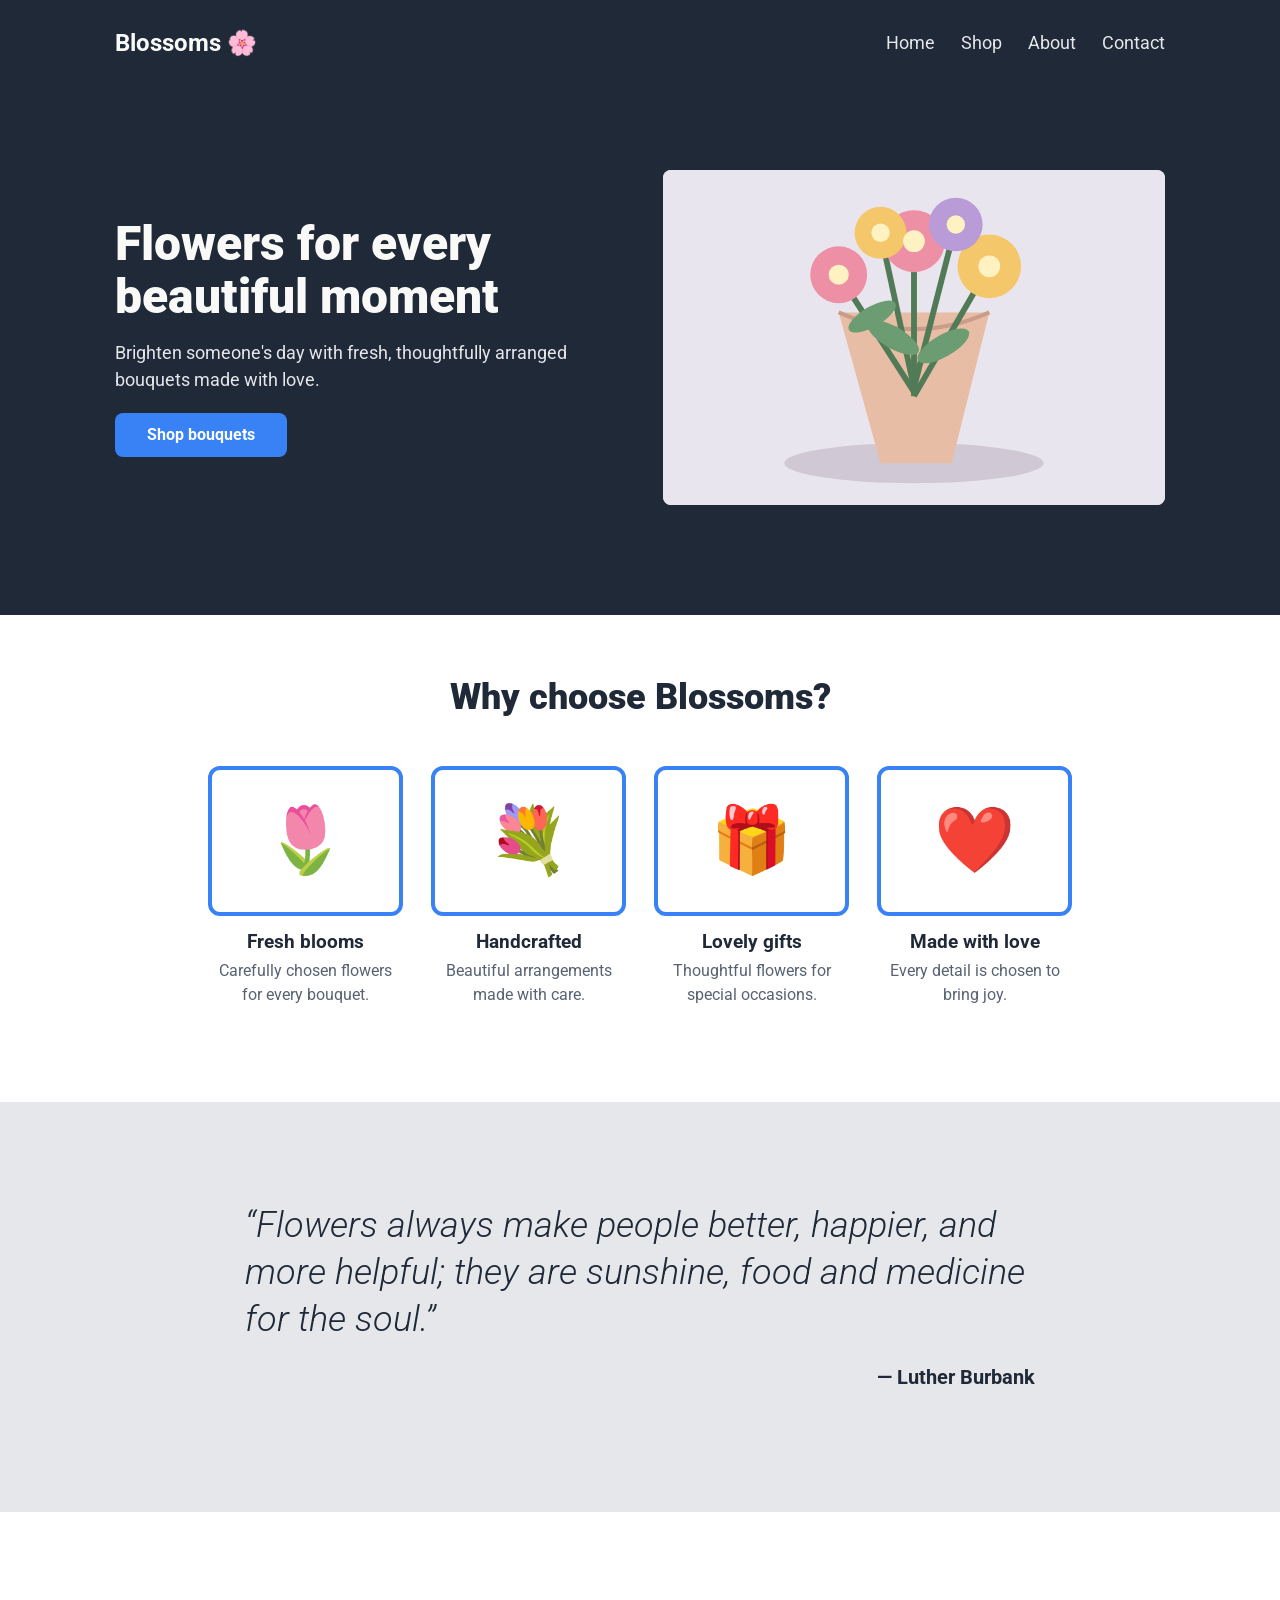
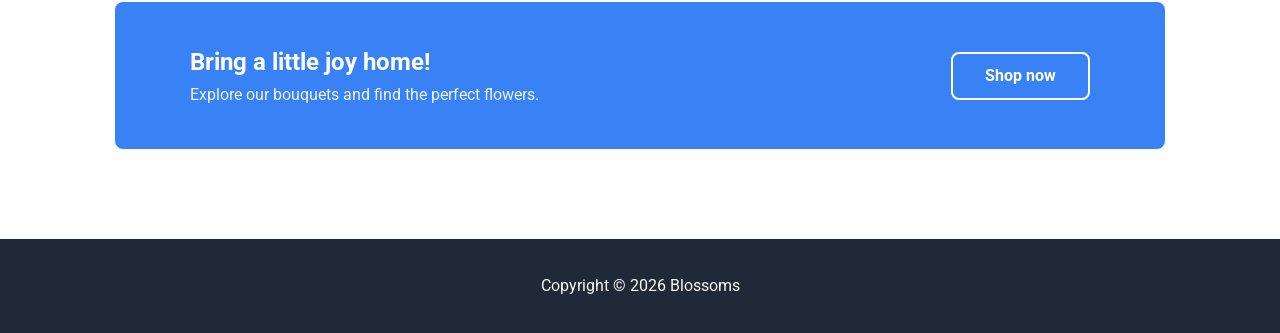
<file: index.html>
<!DOCTYPE html>
<html lang="en">

<head>
  <meta charset="UTF-8">
  <meta name="viewport" content="width=device-width, initial-scale=1.0">
  <meta name="description" content="Fresh flowers and thoughtful bouquets from Blossoms.">
  <title>Blossoms | Home</title>
  <link rel="stylesheet" href="style.css">
</head>

<body>
  <div class="dark-top">
    <header class="site-header container">
      <a class="logo" href="index.html">Blossoms 🌸</a>
      <input class="menu-toggle" type="checkbox" id="menu-toggle" aria-label="Toggle navigation">
      <label class="menu-icon" for="menu-toggle"><span></span><span></span><span></span></label>
      <nav class="site-nav" aria-label="Main navigation">
        <a href="index.html" aria-current="page">Home</a>
        <a href="shop.html">Shop</a>
        <a href="about.html">About</a>
        <a href="contact.html">Contact</a>
      </nav>
    </header>
    <section class="hero container">
      <div class="hero-copy">
        <h1>Flowers for every beautiful moment</h1>
        <p>Brighten someone's day with fresh, thoughtfully arranged bouquets made with love.</p>
        <a class="button" href="shop.html">Shop bouquets</a>
      </div>
      <img class="hero-image" src="images/hero-flowers.svg" alt="Illustration of a colorful flower bouquet" width="600"
        height="400">
    </section>
  </div>
  <main>
    <section class="features container" aria-labelledby="features-title">
      <h2 id="features-title">Why choose Blossoms?</h2>
      <div class="feature-list">
        <article class="feature">
          <div class="feature-icon">🌷</div>
          <h3>Fresh blooms</h3>
          <p>Carefully chosen flowers for every bouquet.</p>
        </article>
        <article class="feature">
          <div class="feature-icon">💐</div>
          <h3>Handcrafted</h3>
          <p>Beautiful arrangements made with care.</p>
        </article>
        <article class="feature">
          <div class="feature-icon">🎁</div>
          <h3>Lovely gifts</h3>
          <p>Thoughtful flowers for special occasions.</p>
        </article>
        <article class="feature">
          <div class="feature-icon">❤️</div>
          <h3>Made with love</h3>
          <p>Every detail is chosen to bring joy.</p>
        </article>
      </div>
    </section>
    <section class="testimonial">
      <div class="quote-inner container">
        <blockquote>“Flowers always make people better, happier, and more helpful; they are sunshine, food and medicine
          for the soul.”</blockquote>
        <p class="quote-credit">— Luther Burbank</p>
      </div>
    </section>
    <section class="cta-wrap container">
      <div class="cta">
        <div>
          <h2>Bring a little joy home!</h2>
          <p>Explore our bouquets and find the perfect flowers.</p>
        </div><a class="button button-outline" href="shop.html">Shop now</a>
      </div>
    </section>
  </main>
  <footer class="site-footer">
    <p>Copyright © 2026 Blossoms</p>
  </footer>
</body>

</html>
</file>
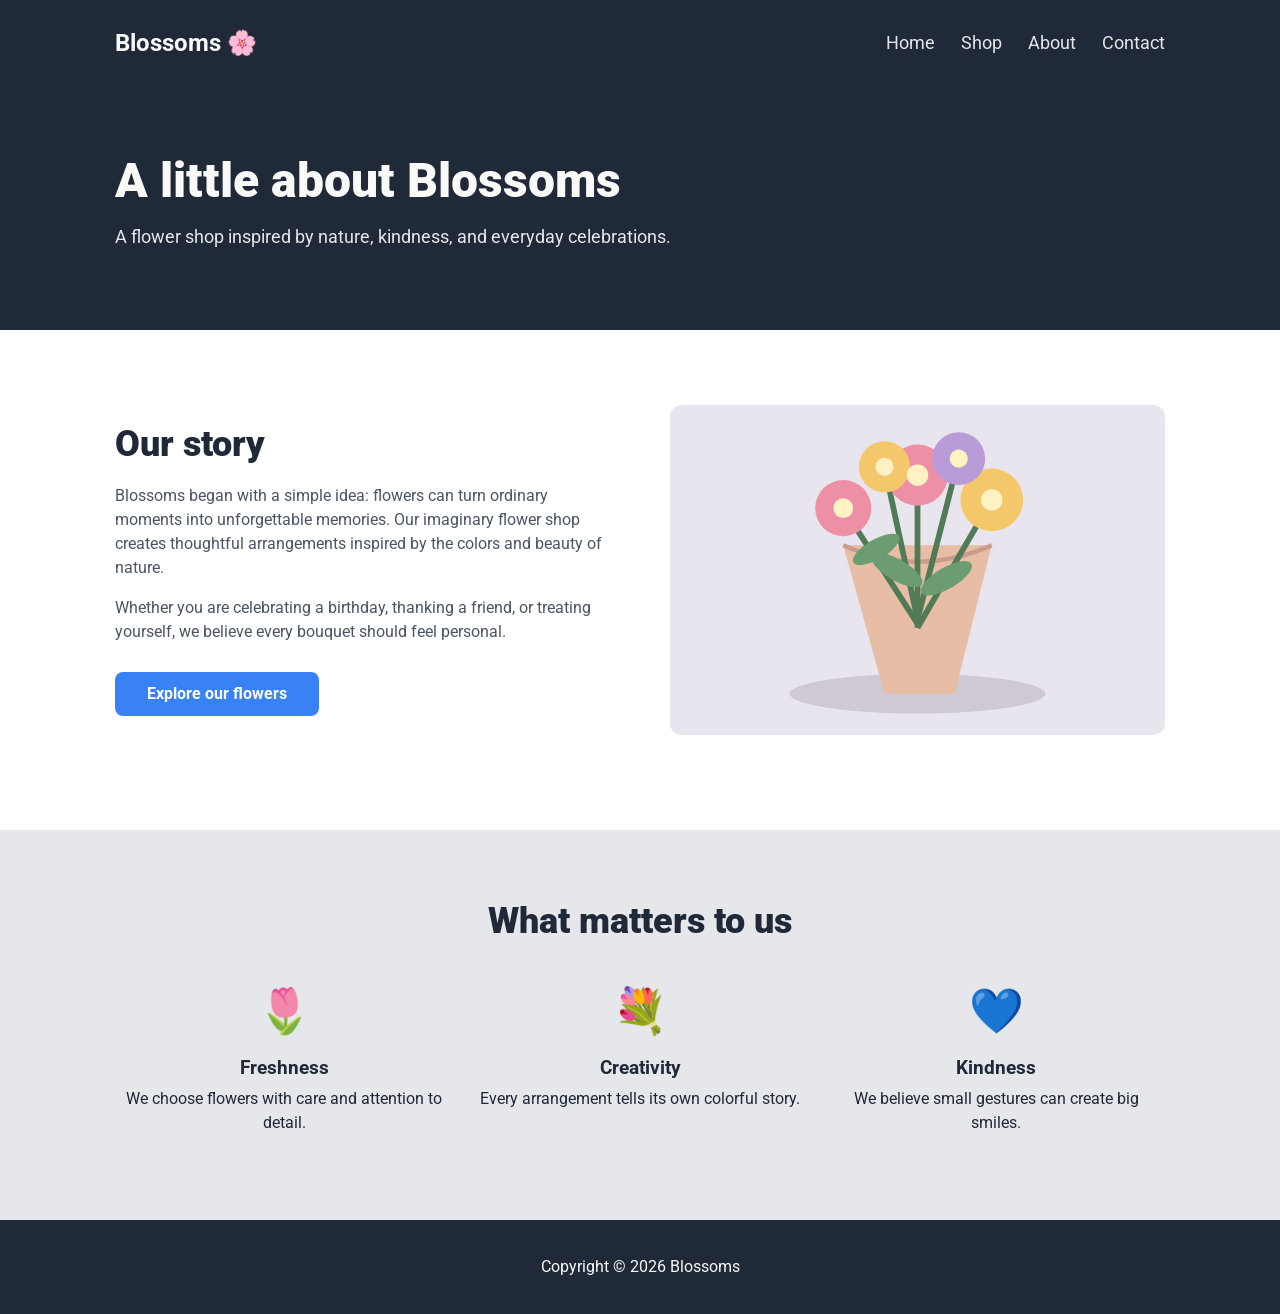
<file: about.html>
<!DOCTYPE html>
<html lang="en">

<head>
  <meta charset="UTF-8">
  <meta name="viewport" content="width=device-width, initial-scale=1.0">
  <meta name="description" content="Discover beautiful flowers at Blossoms.">
  <title>Blossoms | About</title>
  <link rel="stylesheet" href="style.css">
</head>

<body>
  <div class="dark-top">
    <header class="site-header container">
      <a class="logo" href="index.html">Blossoms 🌸</a>
      <input class="menu-toggle" type="checkbox" id="menu-toggle" aria-label="Toggle navigation">
      <label class="menu-icon" for="menu-toggle"><span></span><span></span><span></span></label>
      <nav class="site-nav" aria-label="Main navigation">
        <a href="index.html">Home</a>
        <a href="shop.html">Shop</a>
        <a href="about.html" aria-current="page">About</a>
        <a href="contact.html">Contact</a>
      </nav>
    </header>
    <section class="page-intro container">
      <h1>A little about Blossoms</h1>
      <p>A flower shop inspired by nature, kindness, and everyday celebrations.</p>
    </section>
  </div>
  <main>
    <section class="container inner-section about-layout">
      <div class="about-copy">
        <h2>Our story</h2>
        <p>Blossoms began with a simple idea: flowers can turn ordinary moments into unforgettable memories. Our
          imaginary flower shop creates thoughtful arrangements inspired by the colors and beauty of nature.</p>
        <p>Whether you are celebrating a birthday, thanking a friend, or treating yourself, we believe every bouquet
          should feel personal.</p><a class="button" href="shop.html">Explore our flowers</a>
      </div>
      <img class="about-image" src="images/hero-flowers.svg" alt="Colorful flower bouquet illustration" width="600"
        height="400">
    </section>
    <section class="values-section">
      <div class="container">
        <h2>What matters to us</h2>
        <div class="values-list">
          <article>
            <div class="value-symbol">🌷</div>
            <h3>Freshness</h3>
            <p>We choose flowers with care and attention to detail.</p>
          </article>
          <article>
            <div class="value-symbol">💐</div>
            <h3>Creativity</h3>
            <p>Every arrangement tells its own colorful story.</p>
          </article>
          <article>
            <div class="value-symbol">💙</div>
            <h3>Kindness</h3>
            <p>We believe small gestures can create big smiles.</p>
          </article>
        </div>
      </div>
    </section>
  </main>
  <footer class="site-footer">
    <p>Copyright © 2026 Blossoms</p>
  </footer>
</body>

</html>
</file>
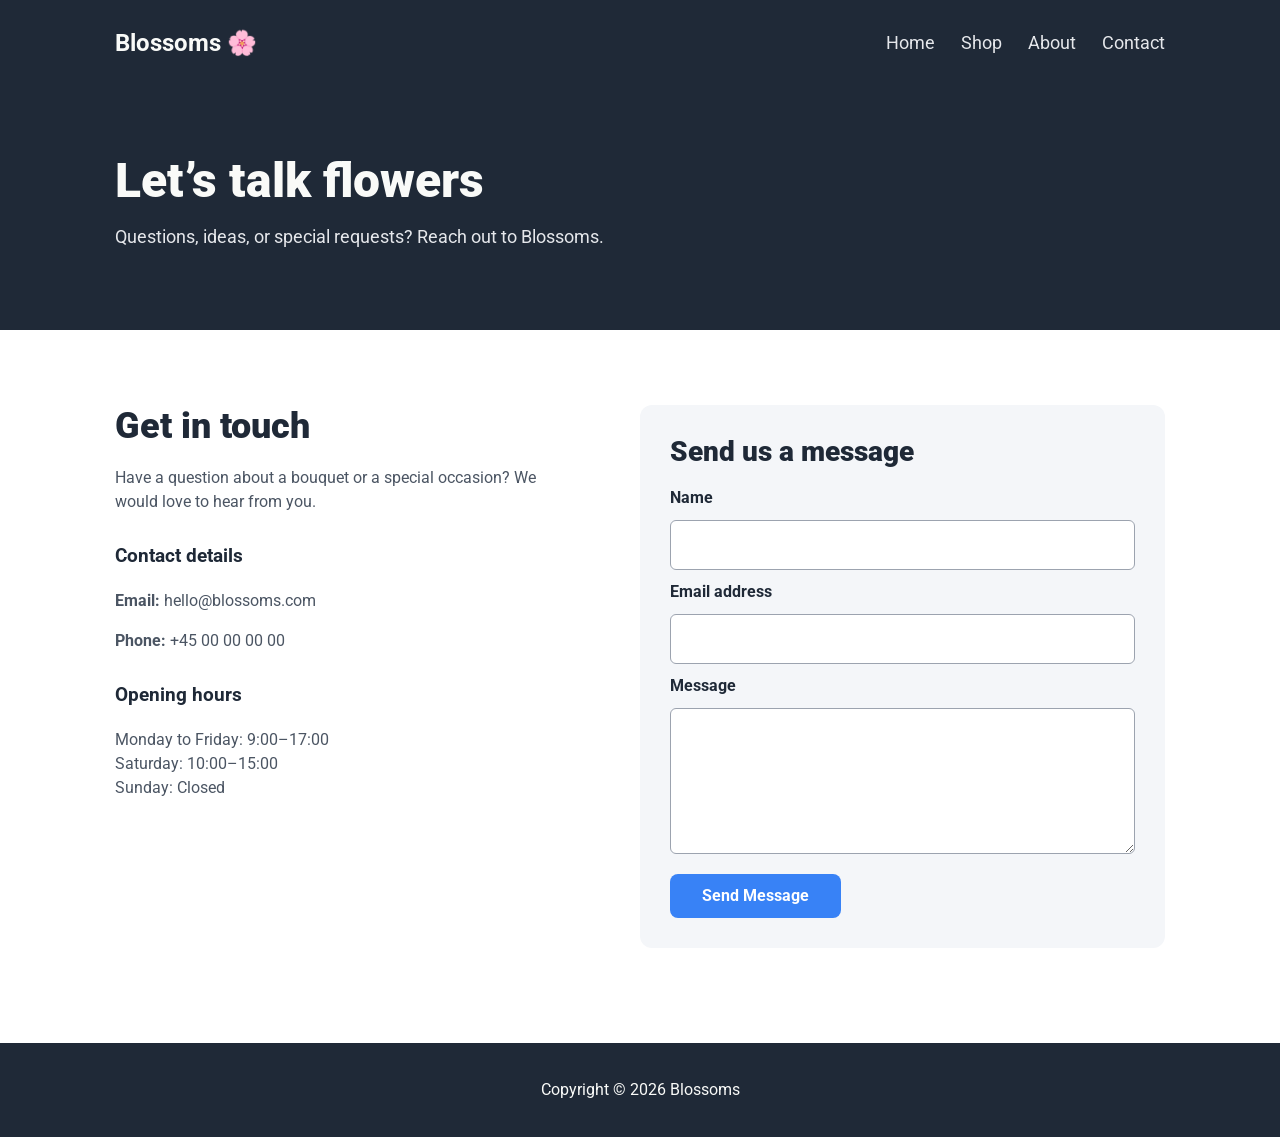
<file: contact.html>
<!DOCTYPE html>
<html lang="en">

<head>
  <meta charset="UTF-8">
  <meta name="viewport" content="width=device-width, initial-scale=1.0">
  <meta name="description" content="Discover beautiful flowers at Blossoms.">
  <title>Blossoms | Contact</title>
  <link rel="stylesheet" href="style.css">
</head>

<body>
  <div class="dark-top">
    <header class="site-header container">
      <a class="logo" href="index.html">Blossoms 🌸</a>
      <input class="menu-toggle" type="checkbox" id="menu-toggle" aria-label="Toggle navigation">
      <label class="menu-icon" for="menu-toggle"><span></span><span></span><span></span></label>
      <nav class="site-nav" aria-label="Main navigation">
        <a href="index.html">Home</a>
        <a href="shop.html">Shop</a>
        <a href="about.html">About</a>
        <a href="contact.html" aria-current="page">Contact</a>
      </nav>
    </header>
    <section class="page-intro container">
      <h1>Let’s talk flowers</h1>
      <p>Questions, ideas, or special requests? Reach out to Blossoms.</p>
    </section>
  </div>
  <main>
    <section class="container inner-section contact-layout">
      <div class="contact-info">
        <h2>Get in touch</h2>
        <p>Have a question about a bouquet or a special occasion? We would love to hear from you.</p>
        <h3>Contact details</h3>
        <p><strong>Email:</strong> hello@blossoms.com</p>
        <p><strong>Phone:</strong> +45 00 00 00 00</p>
        <h3>Opening hours</h3>
        <p>Monday to Friday: 9:00–17:00<br>Saturday: 10:00–15:00<br>Sunday: Closed</p>
      </div>
      <div class="contact-panel">
        <h2>Send us a message</h2>
        <form action="#" method="get">
          <label for="name">Name</label>
          <input id="name" name="name" type="text" autocomplete="name" required>
          <label for="email">Email address</label>
          <input id="email" name="email" type="email" autocomplete="email" required>
          <label for="message">Message</label>
          <textarea id="message" name="message" rows="5" required>
          </textarea>
          <button class="button" type="submit">Send Message</button>
        </form>
      </div>
    </section>
  </main>
  <footer class="site-footer">
    <p>Copyright © 2026 Blossoms</p>
  </footer>
</body>

</html>
</file>
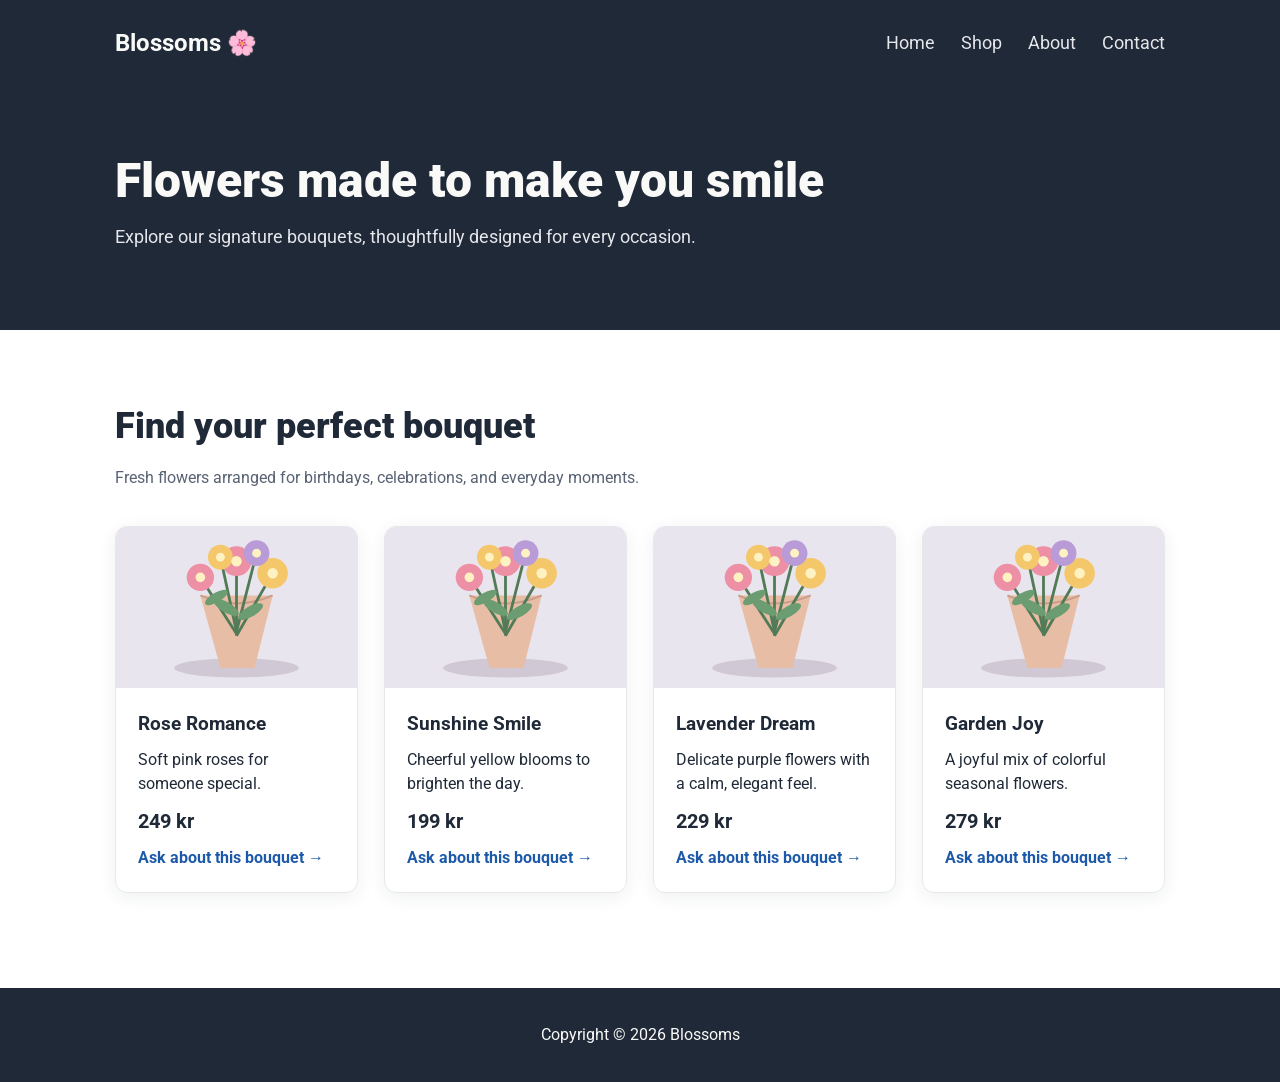
<file: shop.html>
<!DOCTYPE html>
<html lang="en">

<head>
  <meta charset="UTF-8">
  <meta name="viewport" content="width=device-width, initial-scale=1.0">
  <meta name="description" content="Discover beautiful flowers at Blossoms.">
  <title>Blossoms | Shop</title>
  <link rel="stylesheet" href="style.css">
</head>

<body>
  <div class="dark-top">
    <header class="site-header container">
      <a class="logo" href="index.html">Blossoms 🌸</a>
      <input class="menu-toggle" type="checkbox" id="menu-toggle" aria-label="Toggle navigation">
      <label class="menu-icon" for="menu-toggle"><span></span><span></span><span></span></label>
      <nav class="site-nav" aria-label="Main navigation">
        <a href="index.html">Home</a>
        <a href="shop.html" aria-current="page">Shop</a>
        <a href="about.html">About</a>
        <a href="contact.html">Contact</a>
      </nav>
    </header>
    <section class="page-intro container">
      <h1>Flowers made to make you smile</h1>
      <p>Explore our signature bouquets, thoughtfully designed for every occasion.</p>
    </section>
  </div>
  <main>
    <section class="container inner-section" aria-labelledby="bouquets-heading">
      <h2 id="bouquets-heading">Find your perfect bouquet</h2>
      <p class="section-lead">Fresh flowers arranged for birthdays, celebrations, and everyday moments.</p>
      <div class="product-list">
        <article class="product-card"><img src="images/rose-bouquet.svg" alt="Illustrated bouquet of pink roses"
            width="600" height="420">
          <div class="product-body">
            <h3>Rose Romance</h3>
            <p>Soft pink roses for someone special.</p><strong>249 kr</strong><a class="text-link"
              href="contact.html">Ask about this bouquet →</a>
          </div>
        </article>
        <article class="product-card"><img src="images/sunshine-bouquet.svg" alt="Illustrated bouquet of yellow flowers"
            width="600" height="420">
          <div class="product-body">
            <h3>Sunshine Smile</h3>
            <p>Cheerful yellow blooms to brighten the day.</p><strong>199 kr</strong><a class="text-link"
              href="contact.html">Ask about this bouquet →</a>
          </div>
        </article>
        <article class="product-card"><img src="images/lavender-bouquet.svg" alt="Illustrated bouquet of purple flowers"
            width="600" height="420">
          <div class="product-body">
            <h3>Lavender Dream</h3>
            <p>Delicate purple flowers with a calm, elegant feel.</p><strong>229 kr</strong><a class="text-link"
              href="contact.html">Ask about this bouquet →</a>
          </div>
        </article>
        <article class="product-card"><img src="images/hero-flowers.svg" alt="Illustrated bouquet of colorful flowers"
            width="600" height="400">
          <div class="product-body">
            <h3>Garden Joy</h3>
            <p>A joyful mix of colorful seasonal flowers.</p><strong>279 kr</strong><a class="text-link"
              href="contact.html">Ask about this bouquet →</a>
          </div>
        </article>
      </div>
    </section>
  </main>
  <footer class="site-footer">
    <p>Copyright © 2026 Blossoms</p>
  </footer>
</body>

</html>
</file>
<file: style.css>
@import url('https://fonts.googleapis.com/css2?family=Roboto:wght@300;400;500;700;900&display=swap');

:root {
  --dark: #1F2937;
  --blue: #3882F6;
  --light: #E5E7EB;
  --white: #F9FAF8;
}

* {
  box-sizing: border-box;
}

body {
  margin: 0;
  font-family: Roboto, Arial, sans-serif;
  color: var(--dark);
  line-height: 1.5;
}

img {
  display: block;
  max-width: 100%;
  height: auto;
}

a {
  text-decoration: none;
}

.container {
  width: min(100% - 40px, 1050px);
  margin-inline: auto;
}

.dark-top,
.site-footer {
  background: var(--dark);
}

.site-header {
  display: flex;
  justify-content: space-between;
  align-items: center;
  min-height: 85px;
  gap: 24px;
  position: relative;
}

.logo {
  color: var(--white);
  font-size: 24px;
  font-weight: 700;
}

.site-nav {
  display: flex;
  gap: 26px;
}

.site-nav a {
  color: var(--light);
  font-size: 18px;
}

.site-nav a:hover,
.site-nav a:focus-visible {
  color: white;
  text-decoration: underline;
}

.menu-toggle,
.menu-icon {
  display: none;
}

.hero {
  display: flex;
  align-items: center;
  gap: 45px;
  padding-block: 85px 110px;
}

.hero-copy,
.hero-image {
  flex: 1 1 0;
  min-width: 0;
}

h1 {
  color: var(--white);
  font-size: 48px;
  font-weight: 900;
  line-height: 1.1;
  margin: 0 0 15px;
}

.hero-copy p {
  color: var(--light);
  font-size: 18px;
  margin: 0 0 20px;
}

.hero-image {
  border-radius: 8px;
  background: #dce5ed;
  object-fit: cover;
}

.button {
  display: inline-block;
  background: var(--blue);
  color: white;
  padding: 10px 32px;
  border-radius: 8px;
  font-weight: 700;
}

.button:hover,
.button:focus-visible {
  filter: brightness(.9);
}

.features {
  text-align: center;
  padding-block: 55px 95px;
}

.features h2 {
  font-size: 36px;
  font-weight: 900;
  margin: 0 0 42px;
}

.feature-list {
  display: flex;
  flex-wrap: wrap;
  justify-content: center;
  gap: 28px;
}

.feature {
  flex: 0 1 195px;
}

.feature-icon {
  display: flex;
  align-items: center;
  justify-content: center;
  border: 4px solid var(--blue);
  border-radius: 12px;
  height: 150px;
  font-size: 65px;
}

.feature h3 {
  margin: 12px 0 3px;
}

.feature p {
  margin: 0;
  color: #586273;
}

.testimonial {
  background: var(--light);
  padding-block: 100px;
}

.quote-inner {
  max-width: 790px;
}

blockquote {
  font-size: 36px;
  font-style: italic;
  font-weight: 300;
  line-height: 1.3;
  margin: 0;
}

.quote-credit {
  text-align: right;
  font-size: 20px;
  font-weight: 700;
}

.cta-wrap {
  padding-block: 90px;
}

.cta {
  display: flex;
  align-items: center;
  justify-content: space-between;
  gap: 30px;
  background: var(--blue);
  color: white;
  border-radius: 8px;
  padding: 42px 75px;
}

.cta h2 {
  margin: 0;
  font-size: 24px;
}

.cta p {
  margin: 3px 0 0;
  color: #edf3ff;
}

.button-outline {
  border: 2px solid white;
  flex-shrink: 0;
}

.site-footer {
  text-align: center;
  padding: 35px 15px;
  color: var(--white);
}

.site-footer p {
  margin: 0;
}

@media(max-width:768px) {
  .site-header {
    min-height: 75px;
  }

  .menu-icon {
    display: flex;
    flex-direction: column;
    justify-content: center;
    gap: 5px;
    cursor: pointer;
    padding: 12px;
  }

  .menu-icon span {
    display: block;
    width: 27px;
    height: 3px;
    border-radius: 2px;
    background: white;
  }

  .site-nav {
    display: none;
    position: absolute;
    top: 100%;
    left: 0;
    right: 0;
    z-index: 5;
    flex-direction: column;
    gap: 0;
    background: var(--dark);
    padding: 10px 20px 20px;
  }

  .site-nav a {
    padding: 10px;
  }

  .menu-toggle:checked~.site-nav {
    display: flex;
  }

  .menu-toggle:focus-visible+.menu-icon {
    outline: 2px solid white;
    outline-offset: 3px;
  }

  .hero {
    flex-direction: column;
    align-items: stretch;
    padding-block: 55px 70px;
  }

  .hero-image {
    width: 100%;
    max-height: 350px;
  }

  .cta {
    padding: 32px;
  }
}

@media(max-width:480px) {
  .container {
    width: min(100% - 30px, 1050px);
  }

  .logo {
    font-size: 21px;
  }

  h1 {
    font-size: 38px;
  }

  .features h2 {
    font-size: 30px;
  }

  .feature {
    flex: 1 1 135px;
  }

  .feature-icon {
    height: 120px;
  }

  blockquote {
    font-size: 27px;
  }

  .testimonial {
    padding-block: 65px;
  }

  .cta {
    flex-direction: column;
    align-items: flex-start;
  }
}

/* Shared inner-page components: Flexbox only, no CSS Grid */
.page-intro {
  padding-block: 70px 80px;
}

.page-intro h1 {
  max-width: 760px;
}

.page-intro p {
  color: var(--light);
  font-size: 18px;
  max-width: 680px;
  margin: 0;
}

.inner-section {
  padding-block: 75px 95px;
}

.inner-section h2,
.values-section h2 {
  font-size: 36px;
  font-weight: 900;
  line-height: 1.2;
  margin: 0 0 18px;
}

.section-lead {
  color: #586273;
  margin: 0 0 36px;
}

.product-list {
  display: flex;
  flex-wrap: wrap;
  gap: 26px;
}

.product-card {
  flex: 1 1 220px;
  min-width: 0;
  border: 1px solid var(--light);
  border-radius: 12px;
  overflow: hidden;
  box-shadow: 0 4px 18px rgba(31, 41, 55, .07);
}

.product-card img {
  width: 100%;
  aspect-ratio: 3/2;
  object-fit: cover;
  background: #e8edf2;
}

.product-body {
  padding: 22px;
  display: flex;
  flex-direction: column;
  align-items: flex-start;
  gap: 10px;
}

.product-body h3,
.product-body p {
  margin: 0;
}

.product-body strong {
  font-size: 20px;
}

.text-link {
  color: #1d59a9;
  font-weight: 700;
}

.text-link:hover,
.text-link:focus-visible {
  text-decoration: underline;
}

.shop-note {
  margin-top: 30px;
  color: #586273;
  font-size: 14px;
}

.about-layout,
.contact-layout {
  display: flex;
  gap: 60px;
  align-items: center;
}

.about-copy,
.about-image,
.contact-info,
.contact-panel {
  flex: 1 1 0;
  min-width: 0;
}

.about-copy p,
.contact-info p {
  color: #4b5563;
}

.about-copy .button {
  margin-top: 12px;
}

.about-image {
  border-radius: 12px;
  background: #e8edf2;
}

.values-section {
  background: var(--light);
  padding-block: 70px 85px;
  text-align: center;
}

.values-list {
  display: flex;
  flex-wrap: wrap;
  justify-content: center;
  gap: 26px;
  margin-top: 35px;
}

.values-list article {
  flex: 1 1 220px;
  max-width: 330px;
}

.value-symbol {
  font-size: 44px;
}

.values-list h3 {
  margin: 10px 0 5px;
}

.values-list p {
  margin: 0;
}

.contact-layout {
  align-items: flex-start;
}

.contact-info h3 {
  margin-top: 28px;
}

.contact-panel {
  background: #f4f6f9;
  border-radius: 12px;
  padding: 30px;
}

.contact-panel h2 {
  font-size: 28px;
}

.form-note {
  font-size: 14px;
  color: #586273;
}

.contact-panel form {
  display: flex;
  flex-direction: column;
  gap: 10px;
}

.contact-panel label {
  font-weight: 700;
}

.contact-panel input,
.contact-panel textarea {
  font: inherit;
  width: 100%;
  padding: 12px;
  border: 1px solid #9ca3af;
  border-radius: 6px;
  background: white;
}

.contact-panel input:focus-visible,
.contact-panel textarea:focus-visible {
  outline: 3px solid #90baff;
}

.contact-panel button {
  align-self: flex-start;
  border: 0;
  cursor: pointer;
  margin-top: 10px;
  font: inherit;
  font-weight: 700;
}

@media(max-width:768px) {

  .about-layout,
  .contact-layout {
    flex-direction: column;
    align-items: stretch;
    gap: 30px;
  }

  .page-intro {
    padding-block: 50px 60px;
  }

  .inner-section {
    padding-block: 55px 70px;
  }
}

@media(max-width:480px) {

  .inner-section h2,
  .values-section h2 {
    font-size: 30px;
  }

  .contact-panel {
    padding: 22px;
  }
}
</file>
